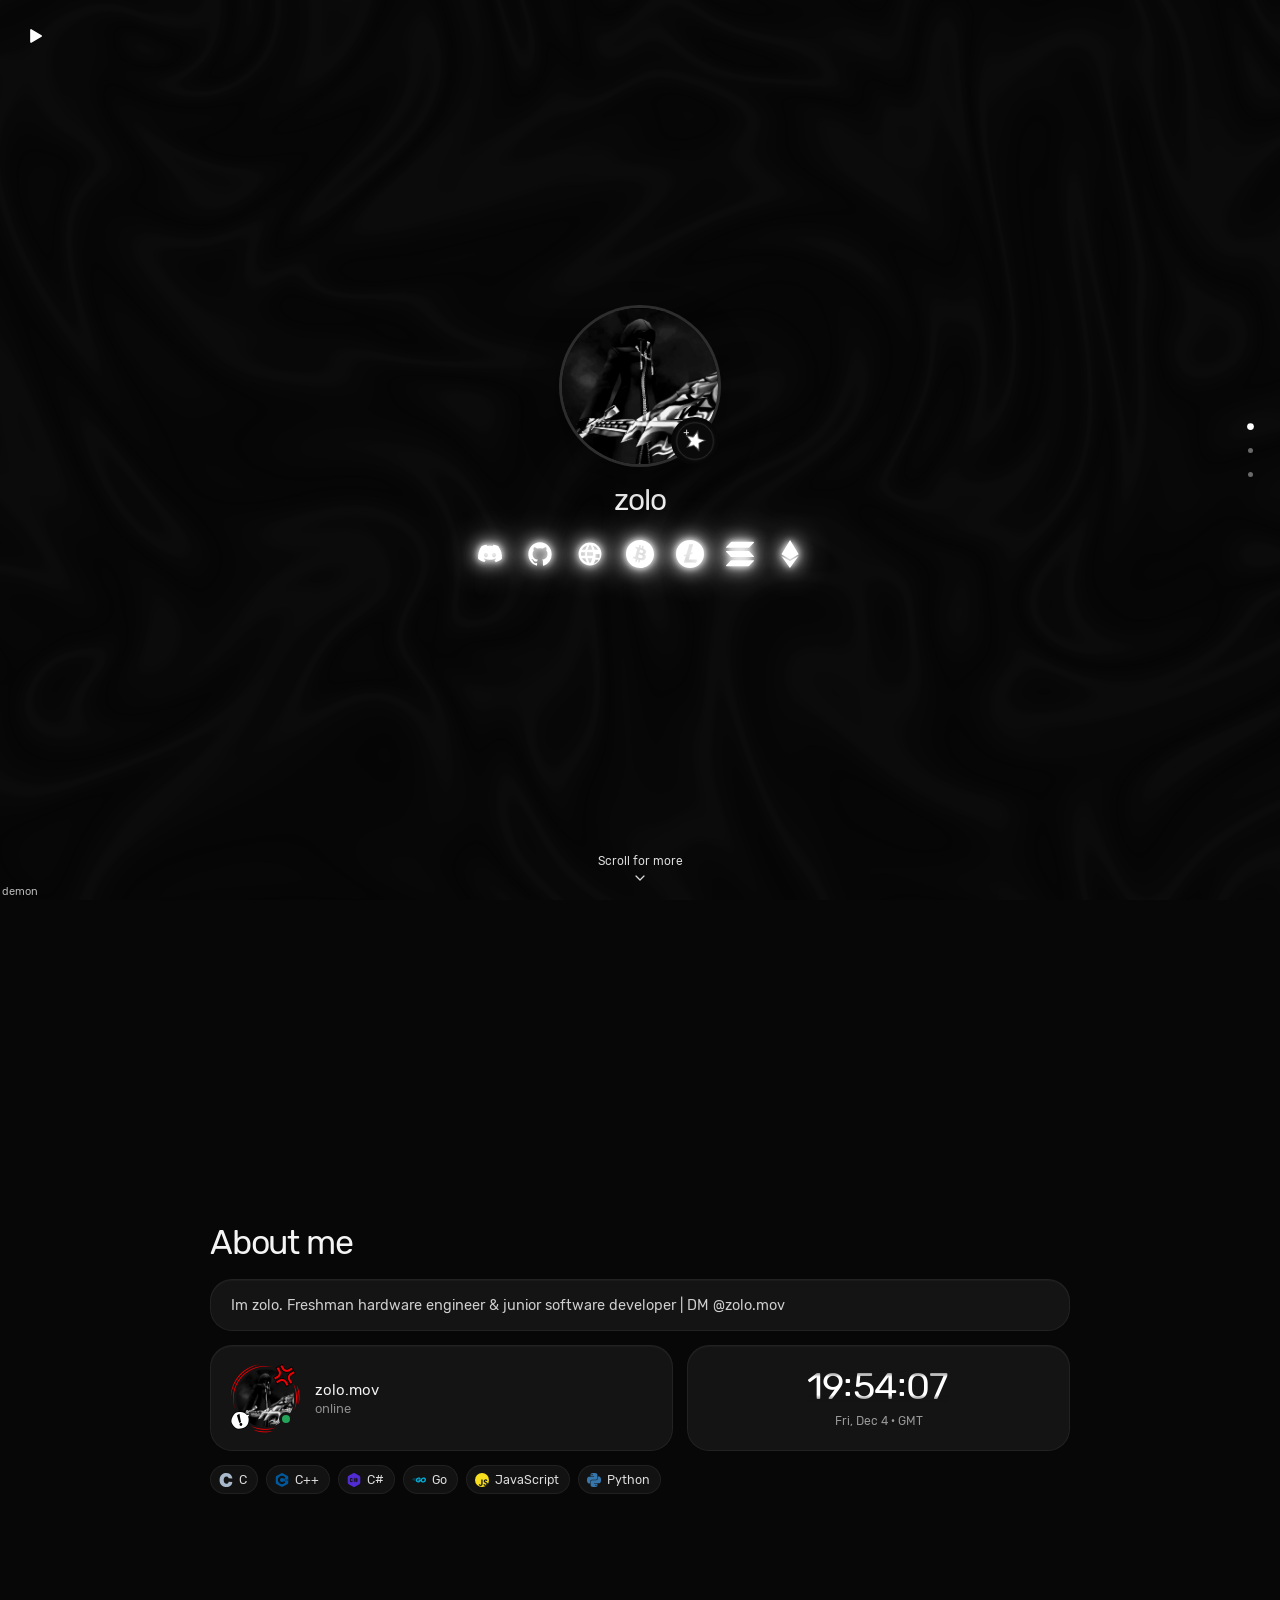
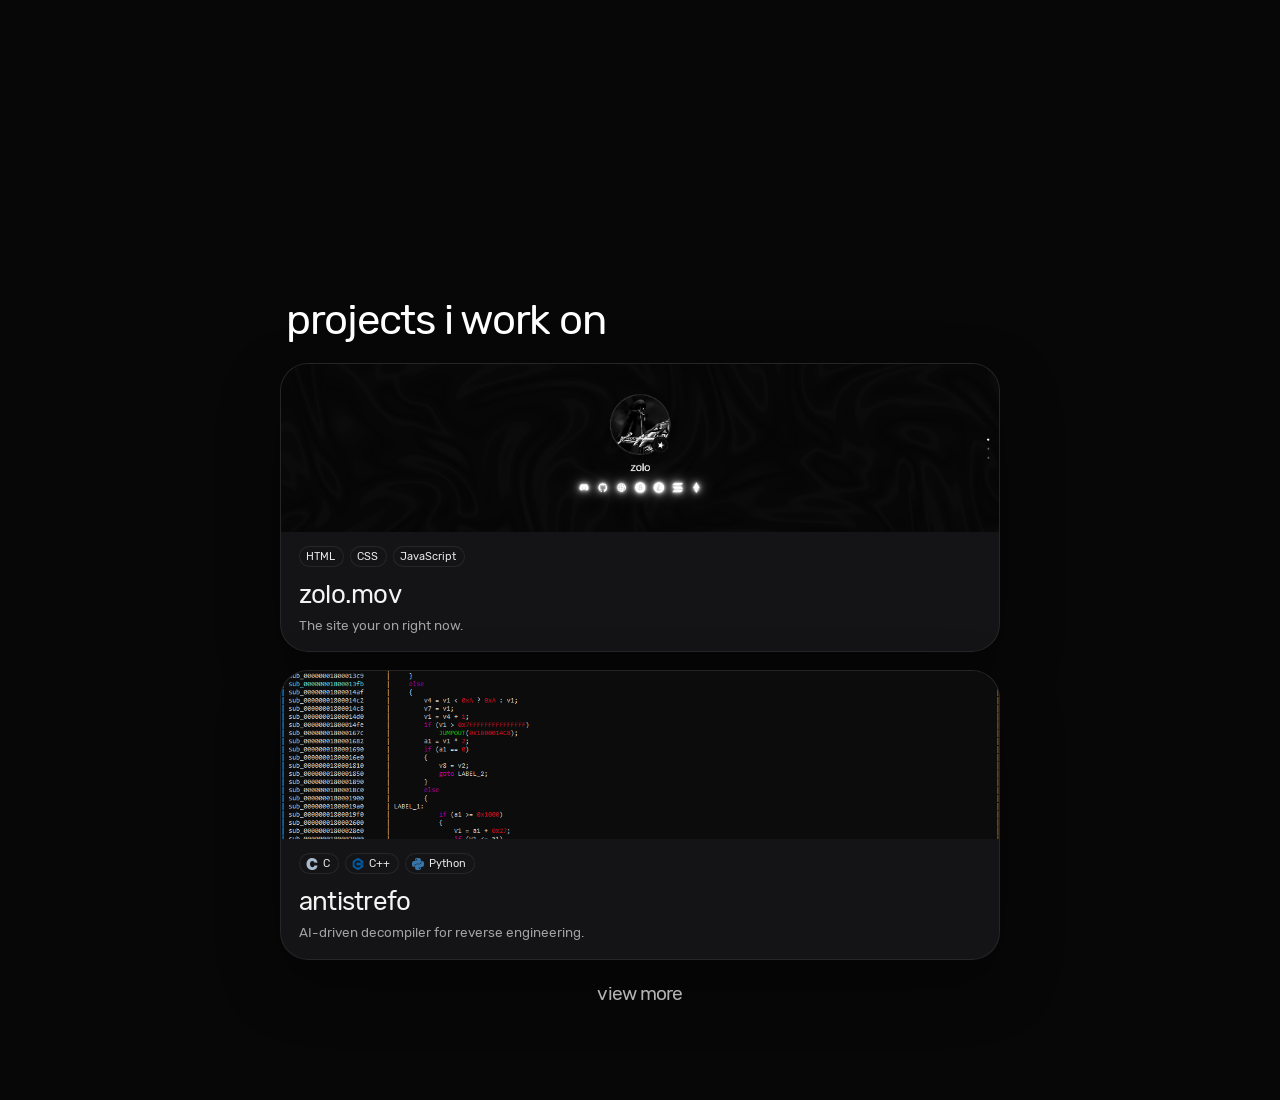
<file: index.html>
<!DOCTYPE html>
<html lang="en">
<head>
  <meta charset="UTF-8">
  <meta name="viewport" content="width=device-width, initial-scale=1.0">
  <title>zolo</title>
  <link rel="icon" href="assets/imgs/pfp.jpg">
  <link rel="stylesheet" href="css/styles.css?v=44">
</head>
<body>
  <audio id="player" autoplay preload="auto"></audio>
  <canvas class="damascus" id="damascus" aria-hidden="true"></canvas>
  <button class="sound" id="sound" type="button" aria-label="Play music" data-on="false">
    <svg class="icon-off" viewBox="0 0 24 24" aria-hidden="true">
      <path fill="currentColor" d="M6.5 3.8c-.6-.4-1.5.1-1.5.9v14.6c0 .8.9 1.3 1.5.9l12.2-7.3c.6-.4.6-1.4 0-1.8L6.5 3.8z"/>
    </svg>
    <svg class="icon-on" viewBox="0 0 24 24" aria-hidden="true">
      <rect x="4" y="3.2" width="5.6" height="17.6" rx="1.7" fill="currentColor"/>
      <rect x="14.4" y="3.2" width="5.6" height="17.6" rx="1.7" fill="currentColor"/>
    </svg>
  </button>

  <nav class="dots" aria-label="Sections">
    <a class="dot active" href="#home" data-dot="home" aria-label="Profile"><span></span></a>
    <a class="dot" href="#about" data-dot="about" aria-label="About"><span></span></a>
    <a class="dot" href="#projects" data-dot="projects" aria-label="Projects"><span></span></a>
  </nav>

  <footer class="hud">
    <p class="now-playing" id="nowPlaying"></p>
    <a class="scroll-hint" id="scrollHint" href="#about">
      <span>Scroll for more</span>
      <svg viewBox="0 0 24 24" aria-hidden="true"><path fill="none" stroke="currentColor" stroke-width="1.8" stroke-linecap="round" stroke-linejoin="round" d="M6 9l6 6 6-6"/></svg>
    </a>
  </footer>

  <main>
    <section id="home" class="screen hero">
      <div class="profile">
        <div class="avatar-wrap">
          <img class="avatar" src="assets/imgs/pfp.jpg" alt="zolo">
          <img class="sub-badge" src="assets/imgs/sub.gif" alt="">
        </div>
        <h1>zolo</h1>
        <div class="socials">
          <button type="button" class="copy" data-copy="zolo.mov" aria-label="Copy Discord username zolo.mov" title="zolo.mov">
            <svg viewBox="0 0 24 24"><path fill="currentColor" d="M19.27 5.33A17.1 17.1 0 0 0 15 4a.1.1 0 0 0-.1.05c-.18.33-.39.76-.53 1.09a16.1 16.1 0 0 0-4.74 0c-.14-.34-.35-.76-.54-1.09A.1.1 0 0 0 9 4c-1.5.26-2.93.71-4.27 1.33a.09.09 0 0 0-.04.03C2.2 9.05 1.5 12.68 1.85 16.26c0 .02.01.04.03.05 1.8 1.32 3.53 2.12 5.24 2.65a.1.1 0 0 0 .11-.04c.4-.55.76-1.13 1.07-1.74a.1.1 0 0 0-.05-.14 10.7 10.7 0 0 1-1.53-.73.1.1 0 0 1-.01-.17c.1-.08.2-.16.3-.24a.1.1 0 0 1 .1-.01c3.2 1.46 6.66 1.46 9.82 0a.1.1 0 0 1 .1.01c.1.09.2.17.3.25a.1.1 0 0 1 0 .17c-.49.28-1 .53-1.53.73a.1.1 0 0 0-.05.14c.32.61.68 1.19 1.07 1.74a.1.1 0 0 0 .11.04c1.72-.53 3.45-1.33 5.25-2.65a.1.1 0 0 0 .03-.05c.44-4.15-.73-7.75-3.1-10.93a.08.08 0 0 0-.04-.03zM8.52 14.91c-.96 0-1.75-.88-1.75-1.96s.77-1.97 1.75-1.97 1.76.89 1.75 1.97c.01 1.08-.78 1.96-1.75 1.96zm6.96 0c-.96 0-1.75-.88-1.75-1.96s.78-1.97 1.75-1.97 1.76.89 1.75 1.97c0 1.08-.78 1.96-1.75 1.96z"/></svg>
            <span class="copy-tip">Copied</span>
          </button>
          <a href="https://github.com/zolowhos" aria-label="GitHub" target="_blank" rel="noreferrer">
            <svg viewBox="0 0 24 24"><path fill="currentColor" d="M12 2C6.48 2 2 6.58 2 12.26c0 4.52 2.87 8.35 6.84 9.7.5.1.68-.22.68-.49 0-.24-.01-.87-.01-1.71-2.78.62-3.37-1.37-3.37-1.37-.45-1.18-1.11-1.5-1.11-1.5-.91-.64.07-.63.07-.63 1 .07 1.53 1.06 1.53 1.06.9 1.57 2.36 1.12 2.94.86.09-.67.35-1.12.63-1.38-2.22-.26-4.55-1.14-4.55-5.07 0-1.12.39-2.03 1.03-2.75-.1-.26-.45-1.3.1-2.71 0 0 .84-.27 2.75 1.05a9.3 9.3 0 0 1 5 0c1.91-1.32 2.75-1.05 2.75-1.05.55 1.41.2 2.45.1 2.71.64.72 1.03 1.63 1.03 2.75 0 3.94-2.34 4.8-4.57 5.06.36.32.68.94.68 1.9 0 1.38-.01 2.49-.01 2.83 0 .27.18.6.69.49A10.04 10.04 0 0 0 22 12.26C22 6.58 17.52 2 12 2z"/></svg>
          </a>
          <a href="https://zolo.mov" aria-label="Website" target="_blank" rel="noreferrer">
            <svg viewBox="0 0 24 24"><path fill="currentColor" d="M12 2.2A9.8 9.8 0 1 0 21.8 12 9.8 9.8 0 0 0 12 2.2zm6.9 6.2h-3a15.6 15.6 0 0 0-1.4-3.6 8 8 0 0 1 4.4 3.6zM12 4.1c.7.9 1.5 2.3 2 4.3H10c.5-2 1.3-3.4 2-4.3zM4.6 13.6a8 8 0 0 1 0-3.2h3.3a17 17 0 0 0 0 3.2H4.6zm.5 2h3a15.6 15.6 0 0 0 1.4 3.6 8 8 0 0 1-4.4-3.6zm3-7.2h-3a8 8 0 0 1 4.4-3.6A15.6 15.6 0 0 0 8.1 8.4zM12 19.9c-.7-.9-1.5-2.3-2-4.3h4c-.5 2-1.3 3.4-2 4.3zm2.5-6.3h-5a15.2 15.2 0 0 1 0-3.2h5a15.2 15.2 0 0 1 0 3.2zm.6 6.9a15.6 15.6 0 0 0 1.4-3.6h3a8 8 0 0 1-4.4 3.6zm1.6-5.3a17 17 0 0 0 0-3.2h3.3a8 8 0 0 1 0 3.2h-3.3z"/></svg>
          </a>
          <button type="button" class="copy" data-copy="bc1qspw0eptlhnn38kek2mszmgelwhw50hv4hutq8l" aria-label="Copy Bitcoin address">
            <svg viewBox="0 0 24 24" aria-hidden="true"><path fill="currentColor" d="M23.638 14.904c-1.602 6.43-8.113 10.34-14.542 8.736C2.67 22.05-1.244 15.525.362 9.105 1.962 2.67 8.475-1.243 14.9.358c6.43 1.605 10.342 8.115 8.738 14.548v-.002zm-6.35-4.613c.24-1.59-.974-2.45-2.64-3.03l.54-2.153-1.315-.33-.525 2.107c-.345-.087-.705-.167-1.064-.25l.526-2.127-1.32-.33-.54 2.165c-.285-.067-.565-.132-.84-.2l-1.815-.45-.35 1.407s.975.225.955.236c.535.136.63.486.615.766l-1.477 5.92c-.075.166-.24.406-.614.314.015.02-.96-.24-.96-.24l-.66 1.51 1.71.426.93.242-.54 2.19 1.32.327.54-2.17c.36.1.705.19 1.05.273l-.51 2.154 1.32.33.545-2.19c2.24.427 3.93.257 4.64-1.774.57-1.637-.03-2.58-1.217-3.196.854-.193 1.5-.76 1.68-1.93h.01zm-3.01 4.22c-.404 1.64-3.157.75-4.05.53l.72-2.9c.896.23 3.757.67 3.33 2.37zm.41-4.24c-.37 1.49-2.662.735-3.405.55l.654-2.64c.744.18 3.137.524 2.75 2.084v.006z"/></svg>
            <span class="copy-tip">Copied</span>
          </button>
          <button type="button" class="copy" data-copy="ltc1q3qttwggzxjece8pym5rm2lf29m4anrcwjlgh6k" aria-label="Copy Litecoin address">
            <svg viewBox="0 0 24 24" aria-hidden="true"><path fill="currentColor" d="M12 0a12 12 0 1012 12A12 12 0 0012 0zm-.2617 3.6777h2.584a.3425.3425 0 01.33.4356l-2.0312 6.918 1.9062-.582-.4082 1.3847-1.9238.5605-1.248 4.213h6.6757a.3425.3425 0 01.3282.4374l-.582 2a.4586.4586 0 01-.4395.3301H6.7324l1.7227-5.8223-1.9063.5801.42-1.3613 1.9101-.58 2.4219-8.1798a.4557.4557 0 01.4375-.334Z"/></svg>
            <span class="copy-tip">Copied</span>
          </button>
          <button type="button" class="copy" data-copy="CmqhE9kLx19ex45eQ65FGZpFvhZvtqQHb1qP83gE4Kr4" aria-label="Copy Solana address">
            <svg viewBox="0 0 24 24" aria-hidden="true"><path fill="currentColor" d="m23.8764 18.0313-3.962 4.1393a.9201.9201 0 0 1-.306.2106.9407.9407 0 0 1-.367.0742H.4599a.4689.4689 0 0 1-.2522-.0733.4513.4513 0 0 1-.1696-.1962.4375.4375 0 0 1-.0314-.2545.4438.4438 0 0 1 .117-.2298l3.9649-4.1393a.92.92 0 0 1 .3052-.2102.9407.9407 0 0 1 .3658-.0746H23.54a.4692.4692 0 0 1 .2523.0734.4531.4531 0 0 1 .1697.196.438.438 0 0 1 .0313.2547.4442.4442 0 0 1-.1169.2297zm-3.962-8.3355a.9202.9202 0 0 0-.306-.2106.941.941 0 0 0-.367-.0742H.4599a.4687.4687 0 0 0-.2522.0734.4513.4513 0 0 0-.1696.1961.4376.4376 0 0 0-.0314.2546.444.444 0 0 0 .117.2297l3.9649 4.1394a.9204.9204 0 0 0 .3052.2102c.1154.049.24.0744.3658.0746H23.54a.469.469 0 0 0 .2523-.0734.453.453 0 0 0 .1697-.1961.4382.4382 0 0 0 .0313-.2546.4444.4444 0 0 0-.1169-.2297zM.46 6.7225h18.7815a.9411.9411 0 0 0 .367-.0742.9202.9202 0 0 0 .306-.2106l3.962-4.1394a.4442.4442 0 0 0 .117-.2297.4378.4378 0 0 0-.0314-.2546.453.453 0 0 0-.1697-.196.469.469 0 0 0-.2523-.0734H4.7596a.941.941 0 0 0-.3658.0745.9203.9203 0 0 0-.3052.2102L.1246 5.9687a.4438.4438 0 0 0-.1169.2295.4375.4375 0 0 0 .0312.2544.4512.4512 0 0 0 .1692.196.4689.4689 0 0 0 .2518.0739z"/></svg>
            <span class="copy-tip">Copied</span>
          </button>
          <button type="button" class="copy" data-copy="0xE5Cb46B91b22B0a885469085909Ea27c619B6ee1" aria-label="Copy Ethereum address">
            <svg viewBox="0 0 24 24" aria-hidden="true"><path fill="currentColor" d="M11.944 17.97 4.58 13.62 11.943 24l7.37-10.38-7.372 4.35h.003zM12.056 0 4.69 12.223l7.365 4.354 7.365-4.35L12.056 0z"/></svg>
            <span class="copy-tip">Copied</span>
          </button>
        </div>
      </div>
    </section>

    <section id="about" class="screen about">
      <div class="about-inner">
        <h2>About me</h2>
        <div class="card bio">Im zolo. Freshman hardware engineer & junior software developer | DM @zolo.mov</div>
        <div class="about-grid">
          <article class="card presence">
            <div class="discord-avatar">
              <img class="discord-pfp" id="discordPfp" src="assets/imgs/discord-pfp.png" alt="zolo">
              <img class="discord-outline" src="assets/imgs/discord-outline.png" alt="">
              <span class="status"></span>
            </div>
            <div>
              <div class="presence-name">zolo.mov</div>
              <div class="presence-sub">online</div>
            </div>
          </article>
          <article class="card clock-card">
            <div class="wall-clock" id="wallClock" aria-label="Local time">
              <div class="hours">
                <div class="digit"><div class="number">0</div></div>
                <div class="digit"><div class="number">0</div></div>
              </div>
              <div class="tick">:</div>
              <div class="minutes">
                <div class="digit"><div class="number">0</div></div>
                <div class="digit"><div class="number">0</div></div>
              </div>
              <div class="tick">:</div>
              <div class="seconds">
                <div class="digit"><div class="number">0</div></div>
                <div class="digit"><div class="number">0</div></div>
              </div>
            </div>
            <div class="when" id="when">Local time</div>
          </article>
        </div>
        <div class="skills">
          <span class="skill">
            <svg viewBox="0 0 24 24" aria-hidden="true"><path fill="#A8B9CC" d="M16.5921 9.1962s-.354-3.298-3.627-3.39c-3.2741-.09-4.9552 2.474-4.9552 6.14 0 3.6651 1.858 6.5972 5.0451 6.5972 3.184 0 3.5381-3.665 3.5381-3.665l6.1041.365s.36 3.31-2.196 5.836c-2.552 2.5241-5.6901 2.9371-7.8762 2.9201-2.19-.017-5.2261.034-8.1602-2.97-2.938-3.0101-3.436-5.9302-3.436-8.8002 0-2.8701.556-6.6702 4.047-9.5502C7.444.72 9.849 0 12.254 0c10.0422 0 10.7172 9.2602 10.7172 9.2602z"/></svg>
            C
          </span>
          <span class="skill">
            <svg viewBox="0 0 24 24" aria-hidden="true"><path fill="#00599C" d="M22.394 6c-.167-.29-.398-.543-.652-.69L12.926.22c-.509-.294-1.34-.294-1.848 0L2.26 5.31c-.508.293-.923 1.013-.923 1.6v10.18c0 .294.104.62.271.91.167.29.398.543.652.69l8.816 5.09c.508.293 1.34.293 1.848 0l8.816-5.09c.254-.147.485-.4.652-.69.167-.29.27-.616.27-.91V6.91c.003-.294-.1-.62-.268-.91zM12 19.11c-3.92 0-7.109-3.19-7.109-7.11 0-3.92 3.19-7.11 7.11-7.11a7.133 7.133 0 016.156 3.553l-3.076 1.78a3.567 3.567 0 00-3.08-1.78A3.56 3.56 0 008.444 12 3.56 3.56 0 0012 15.555a3.57 3.57 0 003.08-1.778l3.078 1.78A7.135 7.135 0 0112 19.11zm7.11-6.715h-.79v.79h-.79v-.79h-.79v-.79h.79v-.79h.79v.79h.79zm2.962 0h-.79v.79h-.79v-.79h-.79v-.79h.79v-.79h.79v.79h.79z"/></svg>
            C++
          </span>
          <span class="skill">
            <svg viewBox="0 0 24 24" aria-hidden="true"><path fill="#512BD4" d="M1.194 7.543v8.913c0 1.103.588 2.122 1.544 2.674l7.718 4.456a3.086 3.086 0 0 0 3.088 0l7.718-4.456a3.087 3.087 0 0 0 1.544-2.674V7.543a3.084 3.084 0 0 0-1.544-2.673L13.544.414a3.086 3.086 0 0 0-3.088 0L2.738 4.87a3.085 3.085 0 0 0-1.544 2.673Zm5.403 2.914v3.087a.77.77 0 0 0 .772.772.773.773 0 0 0 .772-.772.773.773 0 0 1 1.317-.546.775.775 0 0 1 .226.546 2.314 2.314 0 1 1-4.631 0v-3.087c0-.615.244-1.203.679-1.637a2.312 2.312 0 0 1 3.274 0c.434.434.678 1.023.678 1.637a.769.769 0 0 1-.226.545.767.767 0 0 1-1.091 0 .77.77 0 0 1-.226-.545.77.77 0 0 0-.772-.772.771.771 0 0 0-.772.772Zm12.35 3.087a.77.77 0 0 1-.772.772h-.772v.772a.773.773 0 0 1-1.544 0v-.772h-1.544v.772a.773.773 0 0 1-1.317.546.775.775 0 0 1-.226-.546v-.772H12a.771.771 0 1 1 0-1.544h.772v-1.543H12a.77.77 0 1 1 0-1.544h.772v-.772a.773.773 0 0 1 1.317-.546.775.775 0 0 1 .226.546v.772h1.544v-.772a.773.773 0 0 1 1.544 0v.772h.772a.772.772 0 0 1 0 1.544h-.772v1.543h.772a.776.776 0 0 1 .772.772Zm-3.088-2.315h-1.544v1.543h1.544v-1.543Z"/></svg>
            C#
          </span>
          <span class="skill">
            <svg viewBox="0 0 24 24" aria-hidden="true"><path fill="#00ADD8" d="M1.811 10.231c-.047 0-.058-.023-.035-.059l.246-.315c.023-.035.081-.058.128-.058h4.172c.046 0 .058.035.035.07l-.199.303c-.023.036-.082.07-.117.07zM.047 11.306c-.047 0-.059-.023-.035-.058l.245-.316c.023-.035.082-.058.129-.058h5.328c.047 0 .07.035.058.07l-.093.28c-.012.047-.058.07-.105.07zm2.828 1.075c-.047 0-.059-.035-.035-.07l.163-.292c.023-.035.07-.07.117-.07h2.337c.047 0 .07.035.07.082l-.023.28c0 .047-.047.082-.082.082zm12.129-2.36c-.736.187-1.239.327-1.963.514-.176.046-.187.058-.34-.117-.174-.199-.303-.327-.548-.444-.737-.362-1.45-.257-2.115.175-.795.514-1.204 1.274-1.192 2.22.011.935.654 1.706 1.577 1.835.795.105 1.46-.175 1.987-.77.105-.13.198-.27.315-.434H10.47c-.245 0-.304-.152-.222-.35.152-.362.432-.97.596-1.274a.315.315 0 01.292-.187h4.253c-.023.316-.023.631-.07.947a4.983 4.983 0 01-.958 2.29c-.841 1.11-1.94 1.8-3.33 1.986-1.145.152-2.209-.07-3.143-.77-.865-.655-1.356-1.52-1.484-2.595-.152-1.274.222-2.419.993-3.424.83-1.086 1.928-1.776 3.272-2.02 1.098-.2 2.15-.07 3.096.571.62.41 1.063.97 1.356 1.648.07.105.023.164-.117.2m3.868 6.461c-1.064-.024-2.034-.328-2.852-1.029a3.665 3.665 0 01-1.262-2.255c-.21-1.32.152-2.489.947-3.529.853-1.122 1.881-1.706 3.272-1.95 1.192-.21 2.314-.095 3.33.595.923.63 1.496 1.484 1.648 2.605.198 1.578-.257 2.863-1.344 3.962-.771.783-1.718 1.273-2.805 1.495-.315.06-.63.07-.934.106zm2.78-4.72c-.011-.153-.011-.27-.034-.387-.21-1.157-1.274-1.81-2.384-1.554-1.087.245-1.788.935-2.045 2.033-.21.912.234 1.835 1.075 2.21.643.28 1.285.244 1.905-.07.923-.48 1.425-1.228 1.484-2.233z"/></svg>
            Go
          </span>
          <span class="skill">
            <span class="js-badge"><svg viewBox="0 0 24 24" aria-hidden="true"><path fill="#F7DF1E" d="M0 0h24v24H0V0zm22.034 18.276c-.175-1.095-.888-2.015-3.003-2.873-.736-.345-1.554-.585-1.797-1.14-.091-.33-.105-.51-.046-.705.15-.646.915-.84 1.515-.66.39.12.75.42.976.9 1.034-.676 1.034-.676 1.755-1.125-.27-.42-.404-.601-.586-.78-.63-.705-1.469-1.065-2.834-1.034l-.705.089c-.676.165-1.32.525-1.71 1.005-1.14 1.291-.811 3.541.569 4.471 1.365 1.02 3.361 1.244 3.616 2.205.24 1.17-.87 1.545-1.966 1.41-.811-.18-1.26-.586-1.755-1.336l-1.83 1.051c.21.48.45.689.81 1.109 1.74 1.756 6.09 1.666 6.871-1.004.029-.09.24-.705.074-1.65l.046.067zm-8.983-7.245h-2.248c0 1.938-.009 3.864-.009 5.805 0 1.232.063 2.363-.138 2.711-.33.689-1.18.601-1.566.48-.396-.196-.597-.466-.83-.855-.063-.105-.11-.196-.127-.196l-1.825 1.125c.305.63.75 1.172 1.324 1.517.855.51 2.004.675 3.207.405.783-.226 1.458-.691 1.811-1.411.51-.93.402-2.07.397-3.346.012-2.054 0-4.109 0-6.179l.004-.056z"/></svg></span>
            JavaScript
          </span>
          <span class="skill">
            <svg viewBox="0 0 24 24" aria-hidden="true"><path fill="#3776AB" fill-rule="evenodd" d="M14.25.18l.9.2.73.26.59.3.45.32.34.34.25.34.16.33.1.3.04.26.02.2-.01.13V8.5l-.05.63-.13.55-.21.46-.26.38-.3.31-.33.25-.35.19-.35.14-.33.1-.3.07-.26.04-.21.02H8.77l-.69.05-.59.14-.5.22-.41.27-.33.32-.27.35-.2.36-.15.37-.1.35-.07.32-.04.27-.02.21v3.06H3.17l-.21-.03-.28-.07-.32-.12-.35-.18-.36-.26-.36-.36-.35-.46-.32-.59-.28-.73-.21-.88-.14-1.05-.05-1.23.06-1.22.16-1.04.24-.87.32-.71.36-.57.4-.44.42-.33.42-.24.4-.16.36-.1.32-.05.24-.01h.16l.06.01h8.16v-.83H6.18l-.01-2.75-.02-.37.05-.34.11-.31.17-.28.25-.26.31-.23.38-.2.44-.18.51-.15.58-.12.64-.1.71-.06.77-.04.84-.02 1.27.05zm-6.3 1.98l-.23.33-.08.41.08.41.23.34.33.22.41.09.41-.09.33-.22.23-.34.08-.41-.08-.41-.23-.33-.33-.22-.41-.09-.41.09zm13.09 3.95l.28.06.32.12.35.18.36.27.36.35.35.47.32.59.28.73.21.88.14 1.04.05 1.23-.06 1.23-.16 1.04-.24.86-.32.71-.36.57-.4.45-.42.33-.42.24-.4.16-.36.09-.32.05-.24.02-.16-.01h-8.22v.82h5.84l.01 2.76.02.36-.05.34-.11.31-.17.29-.25.25-.31.24-.38.2-.44.17-.51.15-.58.13-.64.09-.71.07-.77.04-.84.01-1.27-.04-1.07-.14-.9-.2-.73-.25-.59-.3-.45-.33-.34-.34-.25-.34-.16-.33-.1-.3-.04-.25-.02-.2.01-.13v-5.34l.05-.64.13-.54.21-.46.26-.38.3-.32.33-.24.35-.2.35-.14.33-.1.3-.06.26-.04.21-.02.13-.01h5.84l.69-.05.59-.14.5-.21.41-.28.33-.32.27-.35.2-.36.15-.36.1-.35.07-.32.04-.28.02-.21V6.07h2.09l.14.01zm-6.47 14.25l-.23.33-.08.41.08.41.23.33.33.23.41.08.41-.08.33-.23.23-.33.08-.41-.08-.41-.23-.33-.33-.23-.41-.08-.41.08z"/></svg>
            Python
          </span>
        </div>
      </div>
    </section>

    <section id="projects" class="screen projects">
      <div class="projects-inner">
        <h2>projects i work on</h2>
        <article class="project">
          <button class="project-toggle" type="button" aria-expanded="false">
            <img class="project-photo" src="assets/imgs/zolobanner.png" alt="">
            <span class="project-summary">
              <span class="chips">
                <span class="chip">HTML</span>
                <span class="chip">CSS</span>
                <span class="chip">JavaScript</span>
              </span>
              <span class="project-copy">
                <span class="project-title">zolo.mov</span>
                <span class="project-line">The site your on right now.</span>
              </span>
            </span>
          </button>
          <div class="project-details">
            <div class="project-details-inner">
              <p>My biolink page, build with html js and css</p>
              <div class="project-links">
                <a href="https://zolo.mov" target="_blank" rel="noreferrer">Live site</a>
                <a href="https://github.com/zolowhos/zolo" target="_blank" rel="noreferrer">Source</a>
              </div>
            </div>
          </div>
        </article>
        <article class="project">
          <button class="project-toggle" type="button" aria-expanded="false">
            <img class="project-photo" src="assets/imgs/antibanner.png" alt="">
            <span class="project-summary">
              <span class="chips">
                <span class="chip">
                  <svg viewBox="0 0 24 24" aria-hidden="true"><path fill="#A8B9CC" d="M16.5921 9.1962s-.354-3.298-3.627-3.39c-3.2741-.09-4.9552 2.474-4.9552 6.14 0 3.6651 1.858 6.5972 5.0451 6.5972 3.184 0 3.5381-3.665 3.5381-3.665l6.1041.365s.36 3.31-2.196 5.836c-2.552 2.5241-5.6901 2.9371-7.8762 2.9201-2.19-.017-5.2261.034-8.1602-2.97-2.938-3.0101-3.436-5.9302-3.436-8.8002 0-2.8701.556-6.6702 4.047-9.5502C7.444.72 9.849 0 12.254 0c10.0422 0 10.7172 9.2602 10.7172 9.2602z"/></svg>
                  C
                </span>
                <span class="chip">
                  <svg viewBox="0 0 24 24" aria-hidden="true"><path fill="#00599C" d="M22.394 6c-.167-.29-.398-.543-.652-.69L12.926.22c-.509-.294-1.34-.294-1.848 0L2.26 5.31c-.508.293-.923 1.013-.923 1.6v10.18c0 .294.104.62.271.91.167.29.398.543.652.69l8.816 5.09c.508.293 1.34.293 1.848 0l8.816-5.09c.254-.147.485-.4.652-.69.167-.29.27-.616.27-.91V6.91c.003-.294-.1-.62-.268-.91zM12 19.11c-3.92 0-7.109-3.19-7.109-7.11 0-3.92 3.19-7.11 7.11-7.11a7.133 7.133 0 016.156 3.553l-3.076 1.78a3.567 3.567 0 00-3.08-1.78A3.56 3.56 0 008.444 12 3.56 3.56 0 0012 15.555a3.57 3.57 0 003.08-1.778l3.078 1.78A7.135 7.135 0 0112 19.11zm7.11-6.715h-.79v.79h-.79v-.79h-.79v-.79h.79v-.79h.79v.79h.79zm2.962 0h-.79v.79h-.79v-.79h-.79v-.79h.79v-.79h.79v.79h.79z"/></svg>
                  C++
                </span>
                <span class="chip">
                  <svg viewBox="0 0 24 24" aria-hidden="true"><path fill="#3776AB" fill-rule="evenodd" d="M14.25.18l.9.2.73.26.59.3.45.32.34.34.25.34.16.33.1.3.04.26.02.2-.01.13V8.5l-.05.63-.13.55-.21.46-.26.38-.3.31-.33.25-.35.19-.35.14-.33.1-.3.07-.26.04-.21.02H8.77l-.69.05-.59.14-.5.22-.41.27-.33.32-.27.35-.2.36-.15.37-.1.35-.07.32-.04.27-.02.21v3.06H3.17l-.21-.03-.28-.07-.32-.12-.35-.18-.36-.26-.36-.36-.35-.46-.32-.59-.28-.73-.21-.88-.14-1.05-.05-1.23.06-1.22.16-1.04.24-.87.32-.71.36-.57.4-.44.42-.33.42-.24.4-.16.36-.1.32-.05.24-.01h.16l.06.01h8.16v-.83H6.18l-.01-2.75-.02-.37.05-.34.11-.31.17-.28.25-.26.31-.23.38-.2.44-.18.51-.15.58-.12.64-.1.71-.06.77-.04.84-.02 1.27.05zm-6.3 1.98l-.23.33-.08.41.08.41.23.34.33.22.41.09.41-.09.33-.22.23-.34.08-.41-.08-.41-.23-.33-.33-.22-.41-.09-.41.09zm13.09 3.95l.28.06.32.12.35.18.36.27.36.35.35.47.32.59.28.73.21.88.14 1.04.05 1.23-.06 1.23-.16 1.04-.24.86-.32.71-.36.57-.4.45-.42.33-.42.24-.4.16-.36.09-.32.05-.24.02-.16-.01h-8.22v.82h5.84l.01 2.76.02.36-.05.34-.11.31-.17.29-.25.25-.31.24-.38.2-.44.17-.51.15-.58.13-.64.09-.71.07-.77.04-.84.01-1.27-.04-1.07-.14-.9-.2-.73-.25-.59-.3-.45-.33-.34-.34-.25-.34-.16-.33-.1-.3-.04-.25-.02-.2.01-.13v-5.34l.05-.64.13-.54.21-.46.26-.38.3-.32.33-.24.35-.2.35-.14.33-.1.3-.06.26-.04.21-.02.13-.01h5.84l.69-.05.59-.14.5-.21.41-.28.33-.32.27-.35.2-.36.15-.36.1-.35.07-.32.04-.28.02-.21V6.07h2.09l.14.01zm-6.47 14.25l-.23.33-.08.41.08.41.23.33.33.23.41.08.41-.08.33-.23.23-.33.08-.41-.08-.41-.23-.33-.33-.23-.41-.08-.41.08z"/></svg>
                  Python
                </span>
              </span>
              <span class="project-copy">
                <span class="project-title">antistrefo</span>
                <span class="project-line">AI-driven decompiler for reverse engineering.</span>
              </span>
            </span>
          </button>
          <div class="project-details">
            <div class="project-details-inner">
              <p>A static analyzer and decompiler for applications, libraries, or whatever you point it at. Built in C and C++, with Python alongside.</p>
              <div class="project-links">
                <a href="https://github.com/zolowhos/antistrefo" target="_blank" rel="noreferrer">Source</a>
              </div>
            </div>
          </div>
        </article>
        <a class="project-more" href="/projects">
          <span class="project-more-text">view more</span>
        </a>
      </div>
    </section>
  </main>

  <script src="js/app.js?v=33"></script>
</body>
</html>
</file>
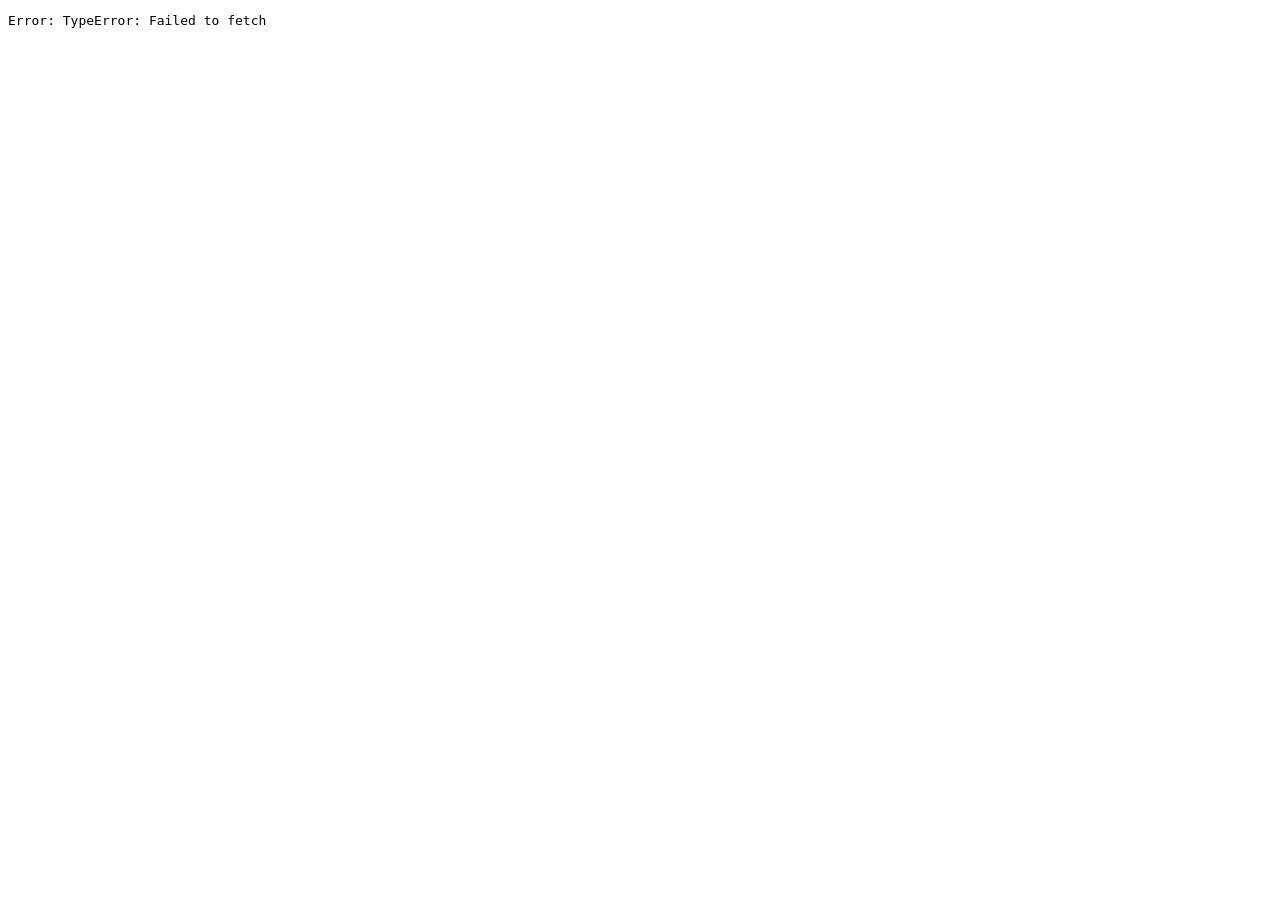
<file: offsets/index.html>
<!DOCTYPE html>
<html>
<head>
  <meta name="color-scheme" content="light dark">
</head>
<body>
<pre id="out"></pre>
<script>
const PASTE = "https://pastebin.com/raw/ebPyxZiT";

fetch("https://proxy.cors.dev/" + PASTE)
  .then(r => r.text())
  .then(t => document.getElementById("out").textContent = t)
  .catch(e => document.getElementById("out").textContent = "Error: " + e);
</script>
</body>
</html>
</file>
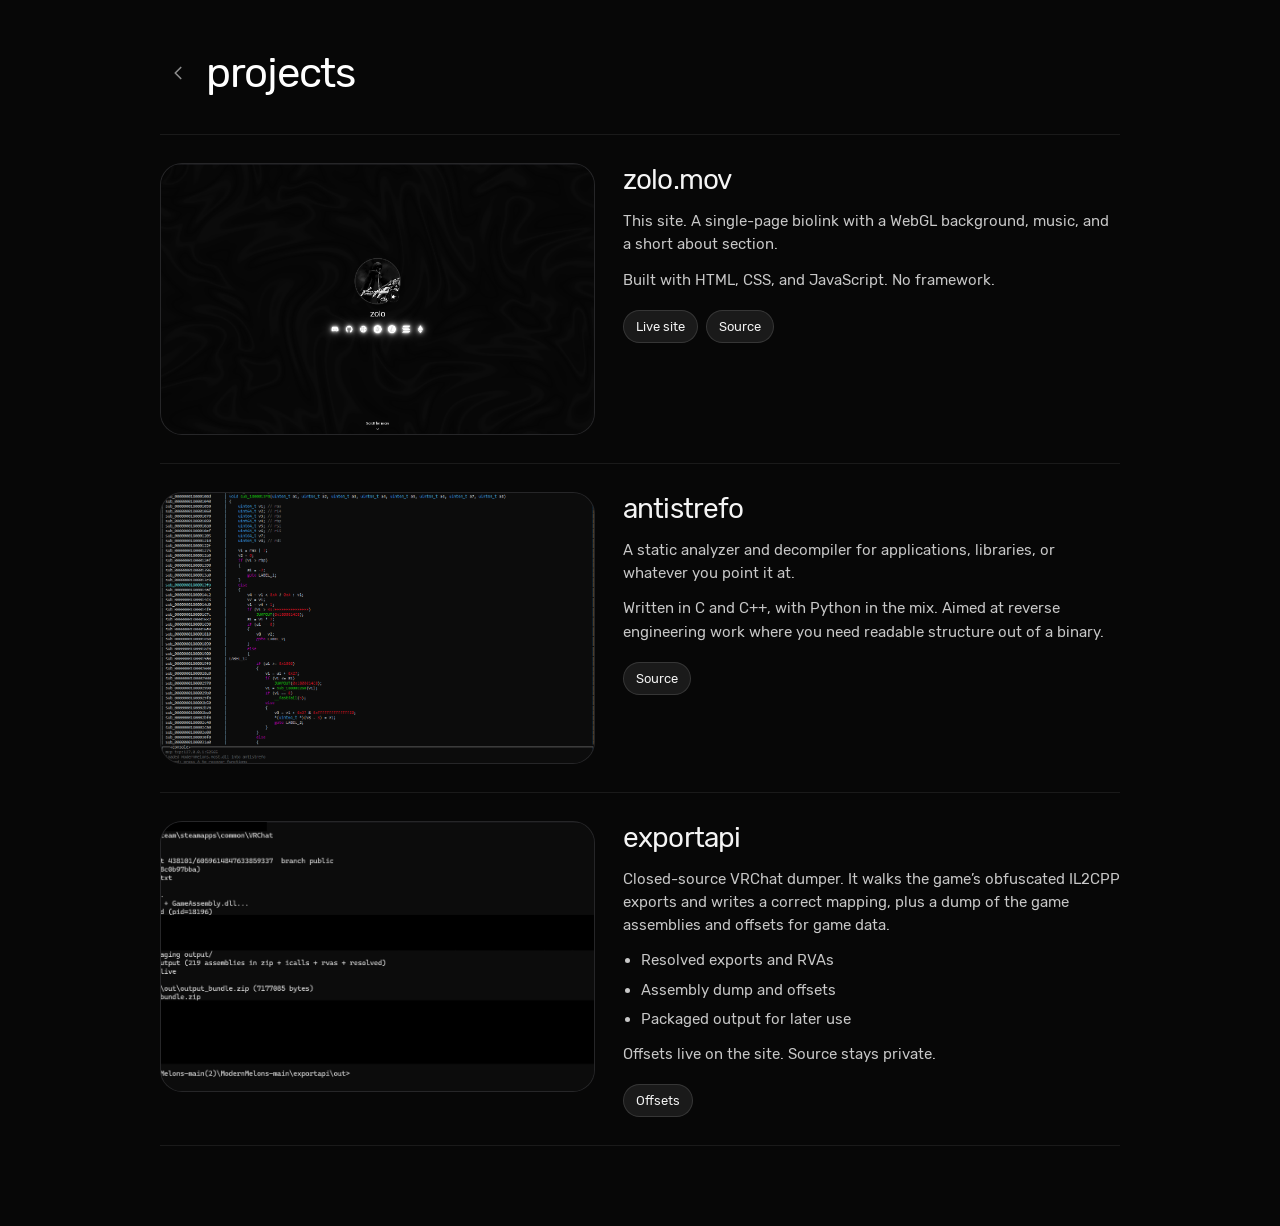
<file: projects/index.html>
<!DOCTYPE html>
<html lang="en" class="projects-page">
<head>
  <meta charset="UTF-8">
  <meta name="viewport" content="width=device-width, initial-scale=1.0">
  <title>projects — zolo</title>
  <link rel="icon" href="../assets/imgs/pfp.jpg">
  <link rel="stylesheet" href="../css/styles.css?v=44">
</head>
<body>
  <main>
    <section class="blog" id="blog-list">
      <div class="blog-inner">
        <div class="blog-top">
          <a class="blog-back" href="/" aria-label="Back">
            <svg viewBox="0 0 24 24" aria-hidden="true"><path fill="none" stroke="currentColor" stroke-width="1.8" stroke-linecap="round" stroke-linejoin="round" d="M15 6l-6 6 6 6"/></svg>
          </a>
          <h1 class="blog-heading">projects</h1>
        </div>

        <article class="blog-post">
          <img class="blog-post-photo" src="../assets/imgs/zolobanner.png" alt="zolo.mov site preview">
          <div class="blog-post-body">
            <h2 class="blog-post-title"><a href="#1">zolo.mov</a></h2>
            <div class="blog-post-copy">
              <p>This site. A single-page biolink with a WebGL background, music, and a short about section.</p>
              <p>Built with HTML, CSS, and JavaScript. No framework.</p>
            </div>
            <div class="project-links blog-post-links">
              <a href="https://zolo.mov" target="_blank" rel="noreferrer">Live site</a>
              <a href="https://github.com/zolowhos/zolo" target="_blank" rel="noreferrer">Source</a>
            </div>
          </div>
        </article>

        <article class="blog-post">
          <img class="blog-post-photo" src="../assets/imgs/antibanner.png" alt="antistrefo code preview">
          <div class="blog-post-body">
            <h2 class="blog-post-title"><a href="#2">antistrefo</a></h2>
            <div class="blog-post-copy">
              <p>A static analyzer and decompiler for applications, libraries, or whatever you point it at.</p>
              <p>Written in C and C++, with Python in the mix. Aimed at reverse engineering work where you need readable structure out of a binary.</p>
            </div>
            <div class="project-links blog-post-links">
              <a href="https://github.com/zolowhos/antistrefo" target="_blank" rel="noreferrer">Source</a>
            </div>
          </div>
        </article>

        <article class="blog-post">
          <img class="blog-post-photo" src="../assets/imgs/dumper.png" alt="exportapi terminal dump">
          <div class="blog-post-body">
            <h2 class="blog-post-title"><a href="#3">exportapi</a></h2>
            <div class="blog-post-copy">
              <p>Closed-source VRChat dumper. It walks the game’s obfuscated IL2CPP exports and writes a correct mapping, plus a dump of the game assemblies and offsets for game data.</p>
              <ul>
                <li>Resolved exports and RVAs</li>
                <li>Assembly dump and offsets</li>
                <li>Packaged output for later use</li>
              </ul>
              <p>Offsets live on the site. Source stays private.</p>
            </div>
            <div class="project-links blog-post-links">
              <a href="https://zolo.mov/offsets" target="_blank" rel="noreferrer">Offsets</a>
            </div>
          </div>
        </article>
      </div>
    </section>

    <section class="post is-hidden" id="1" data-post="1">
      <div class="post-inner">
        <div class="post-media">
          <img class="post-photo" src="../assets/imgs/zolobanner.png" alt="zolo.mov site preview">
          <div class="project-links post-bar">
            <a href="https://zolo.mov" target="_blank" rel="noreferrer">Live site</a>
            <a href="https://github.com/zolowhos/zolo" target="_blank" rel="noreferrer">Source</a>
          </div>
        </div>
        <div class="post-body">
          <div class="post-heading-row">
            <a class="blog-back" href="/projects" aria-label="Back">
              <svg viewBox="0 0 24 24" aria-hidden="true"><path fill="none" stroke="currentColor" stroke-width="1.8" stroke-linecap="round" stroke-linejoin="round" d="M15 6l-6 6 6 6"/></svg>
            </a>
            <h1 class="post-title">zolo.mov</h1>
          </div>
          <div class="post-copy">
            <p>This site. A single-page biolink with a WebGL background, music, and a short about section.</p>
            <p>Built with HTML, CSS, and JavaScript. No framework.</p>
          </div>
        </div>
      </div>
    </section>

    <section class="post is-hidden" id="2" data-post="2">
      <div class="post-inner">
        <div class="post-media">
          <img class="post-photo" src="../assets/imgs/antibanner.png" alt="antistrefo code preview">
          <div class="project-links post-bar">
            <a href="https://github.com/zolowhos/antistrefo" target="_blank" rel="noreferrer">Source</a>
          </div>
        </div>
        <div class="post-body">
          <div class="post-heading-row">
            <a class="blog-back" href="/projects" aria-label="Back">
              <svg viewBox="0 0 24 24" aria-hidden="true"><path fill="none" stroke="currentColor" stroke-width="1.8" stroke-linecap="round" stroke-linejoin="round" d="M15 6l-6 6 6 6"/></svg>
            </a>
            <h1 class="post-title">antistrefo</h1>
          </div>
          <div class="post-copy">
            <p>A static analyzer and decompiler for applications, libraries, or whatever you point it at.</p>
            <p>Written in C and C++, with Python in the mix. Aimed at reverse engineering work where you need readable structure out of a binary.</p>
          </div>
        </div>
      </div>
    </section>

    <section class="post is-hidden" id="3" data-post="3">
      <div class="post-inner">
        <div class="post-media">
          <img class="post-photo" src="../assets/imgs/dumper.png" alt="exportapi terminal dump">
          <div class="project-links post-bar">
            <a href="https://zolo.mov/offsets" target="_blank" rel="noreferrer">Offsets</a>
          </div>
        </div>
        <div class="post-body">
          <div class="post-heading-row">
            <a class="blog-back" href="/projects" aria-label="Back">
              <svg viewBox="0 0 24 24" aria-hidden="true"><path fill="none" stroke="currentColor" stroke-width="1.8" stroke-linecap="round" stroke-linejoin="round" d="M15 6l-6 6 6 6"/></svg>
            </a>
            <h1 class="post-title">exportapi</h1>
          </div>
          <div class="post-copy">
            <p>Closed-source VRChat dumper. It walks the game’s obfuscated IL2CPP exports and writes a correct mapping, plus a dump of the game assemblies and offsets for game data.</p>
            <ul>
              <li>Resolved exports and RVAs</li>
              <li>Assembly dump and offsets</li>
              <li>Packaged output for later use</li>
            </ul>
            <p>Offsets live on the site. Source stays private.</p>
          </div>
        </div>
      </div>
    </section>
  </main>

  <script>
    const list = document.getElementById("blog-list");
    const posts = [...document.querySelectorAll("[data-post]")];
    const titles = {
      "": "projects — zolo",
      "1": "zolo.mov — projects",
      "2": "antistrefo — projects",
      "3": "exportapi — projects"
    };

    function syncProjectsView() {
      const id = location.hash.replace(/^#/, "");
      const open = id === "1" || id === "2" || id === "3";
      list.classList.toggle("is-hidden", open);
      posts.forEach((post) => {
        post.classList.toggle("is-hidden", post.dataset.post !== id);
      });
      document.title = titles[open ? id : ""] || titles[""];
      if (open) window.scrollTo(0, 0);
    }

    window.addEventListener("hashchange", syncProjectsView);
    syncProjectsView();
  </script>
</body>
</html>
</file>
<file: css/styles.css>
:root {
  --bg: #050505;
  --card: #141414;
  --card-border: rgba(255, 255, 255, 0.06);
  --text: #f4f4f4;
  --muted: #8d8d8d;
  --dim: #5e5e5e;
  --radius: 22px;
  color-scheme: dark;
}

@font-face {
  font-family: Rubik;
  src: url("../assets/Rubik-Regular.ttf") format("truetype");
  font-weight: 100 900;
  font-style: normal;
  font-display: swap;
}

* { box-sizing: border-box; }

html {
  scroll-snap-type: y mandatory;
  scroll-behavior: smooth;
  scrollbar-width: none;
}

html::-webkit-scrollbar { width: 0; height: 0; }

body {
  margin: 0;
  background: #070707;
  color: var(--text);
  font-family: Rubik, "Segoe UI", sans-serif;
  font-synthesis: weight;
  -webkit-font-smoothing: antialiased;
  text-rendering: optimizeLegibility;
}

a { color: inherit; }

.damascus {
  position: fixed;
  inset: 0;
  z-index: 0;
  width: 100%;
  height: 100%;
  pointer-events: none;
  display: block;
}

main {
  position: relative;
  z-index: 1;
  background: transparent;
}

html.no-gl main {
  background-color: #616161;
  background-image:
    linear-gradient(#070707, #070707),
    linear-gradient(180deg, #070707 0%, #222222 42%, #3a3a3a 72%, #616161 100%);
  background-repeat: no-repeat;
  background-size: 100% 100vh, 100% 200vh;
  background-position: 0 0, 0 100vh;
}

@supports (height: 100svh) {
  html.no-gl main {
    background-size: 100% 100svh, 100% 200svh;
    background-position: 0 0, 0 100svh;
  }
}

.screen {
  min-height: 100vh;
  min-height: 100svh;
  scroll-snap-align: start;
  scroll-snap-stop: always;
}

@keyframes area-fall {
  from { opacity: 0; transform: translateY(-28px); }
  to { opacity: 1; transform: translateY(0); }
}

@supports (animation-timeline: view()) {
  .screen {
    view-timeline-name: --area;
    view-timeline-axis: block;
  }

  .profile,
  .about-inner,
  .projects-inner {
    animation: area-fall linear both;
    animation-timeline: --area;
    animation-range: entry 0% entry 55%;
  }
}

.sound {
  position: fixed;
  top: 18px;
  left: 18px;
  z-index: 30;
  width: 36px;
  height: 36px;
  padding: 0;
  border: 0;
  border-radius: 0;
  background: transparent;
  color: #fff;
  display: grid;
  place-items: center;
  cursor: pointer;
}

.sound svg { width: 20px; height: 20px; }
.sound .icon-on { display: none; }
.sound[data-on="true"] .icon-off { display: none; }
.sound[data-on="true"] .icon-on { display: block; }
.sound:focus-visible,
.dot:focus-visible,
.socials a:focus-visible,
.socials button:focus-visible,
.scroll-hint:focus-visible {
  outline: 2px solid rgba(255, 255, 255, 0.7);
  outline-offset: 3px;
}

.dots {
  position: fixed;
  right: 22px;
  top: 50%;
  transform: translateY(-50%);
  z-index: 30;
  display: flex;
  flex-direction: column;
  gap: 8px;
}

.dot {
  width: 16px;
  height: 16px;
  display: grid;
  place-items: center;
  text-decoration: none;
}

.dot span {
  width: 5px;
  height: 5px;
  border-radius: 50%;
  background: rgba(255, 255, 255, 0.4);
  transition: transform 0.2s ease, background 0.2s ease;
}

.dot.active span {
  background: #fff;
  transform: scale(1.35);
}

.hud {
  position: fixed;
  left: 0;
  right: 0;
  bottom: 0;
  z-index: 30;
  height: 52px;
  display: flex;
  justify-content: center;
  align-items: flex-end;
  padding: 0 18px 14px;
  pointer-events: none;
  color: rgba(255, 255, 255, 0.78);
  font-size: 12px;
}

.now-playing {
  position: absolute;
  left: 2px;
  bottom: 2px;
  margin: 0;
  max-width: min(46vw, 340px);
  overflow: hidden;
  color: rgba(255, 255, 255, 0.72);
  font-size: 11px;
  line-height: 1.2;
  white-space: nowrap;
  text-overflow: ellipsis;
}

.scroll-hint {
  pointer-events: auto;
  display: flex;
  flex-direction: column;
  align-items: center;
  gap: 2px;
  text-decoration: none;
  color: rgba(255, 255, 255, 0.86);
  font-size: 12px;
  transition: opacity 0.3s ease;
}

.scroll-hint svg {
  width: 16px;
  height: 16px;
  animation: bob 1.6s ease-in-out infinite;
}

.scroll-hint.hidden {
  opacity: 0;
  pointer-events: none;
}

@keyframes bob {
  0%, 100% { transform: translateY(0); }
  50% { transform: translateY(4px); }
}

.hero {
  display: grid;
  place-items: center;
}

.profile {
  display: flex;
  flex-direction: column;
  align-items: center;
  margin-top: -24px;
}

.avatar-wrap {
  position: relative;
  width: 156px;
  height: 156px;
  margin-bottom: 18px;
}

.avatar {
  width: 100%;
  height: 100%;
  border-radius: 50%;
  object-fit: cover;
  object-position: center 34%;
  box-shadow: 0 0 0 3px rgba(255, 255, 255, 0.16), 0 16px 40px rgba(0, 0, 0, 0.45);
}

.sub-badge {
  position: absolute;
  right: 2px;
  bottom: 2px;
  width: 42px;
  height: 42px;
  border-radius: 50%;
  object-fit: cover;
  box-shadow: 0 0 0 3px #070707;
  background: #070707;
}

.profile h1 {
  margin: 0 0 22px;
  font-size: 30px;
  font-weight: 700;
  letter-spacing: -0.03em;
}

.socials {
  display: flex;
  align-items: center;
  gap: 22px;
}

.socials a,
.socials button {
  position: relative;
  color: #fff;
  display: grid;
  place-items: center;
  padding: 0;
  border: 0;
  background: transparent;
  font: inherit;
  cursor: pointer;
  transition: transform 0.15s ease;
}

.socials svg {
  width: 28px;
  height: 28px;
  filter:
    drop-shadow(0 0 3px #fff)
    drop-shadow(0 0 8px rgba(255, 255, 255, 0.95))
    drop-shadow(0 0 16px rgba(255, 255, 255, 0.45));
}
.socials a:hover,
.socials button:hover { transform: translateY(-2px); }

.copy-tip {
  position: absolute;
  left: 50%;
  bottom: calc(100% + 10px);
  z-index: 2;
  padding: 4px 9px;
  border: 0;
  border-radius: 999px;
  background: rgba(16, 16, 16, 0.94);
  box-shadow: 0 8px 18px rgba(0, 0, 0, 0.35);
  color: #fff;
  font-size: 11px;
  letter-spacing: 0.01em;
  white-space: nowrap;
  opacity: 0;
  transform: translateX(-50%) translateY(6px);
  transition: opacity 0.22s ease, transform 0.28s cubic-bezier(0.22, 1, 0.36, 1);
  pointer-events: none;
}

.copy.is-copied .copy-tip {
  opacity: 1;
  transform: translateX(-50%) translateY(0);
}

.about {
  display: flex;
  align-items: center;
  justify-content: center;
  padding: 88px 24px 72px;
}

.about-inner { width: min(860px, 100%); }

.about h2 {
  margin: 0 0 16px;
  font-size: 34px;
  font-weight: 700;
  letter-spacing: -0.035em;
}

.card {
  background: var(--card);
  border: 1px solid var(--card-border);
  border-radius: var(--radius);
  box-shadow: inset 0 1px 0 rgba(255, 255, 255, 0.03);
}

.bio {
  padding: 16px 20px;
  color: #cfcfcf;
  font-size: 14.5px;
}

.about-grid {
  display: grid;
  grid-template-columns: 1.15fr 0.95fr;
  gap: 14px;
  margin-top: 14px;
}

.presence {
  display: flex;
  align-items: center;
  gap: 14px;
  padding: 16px 18px;
  min-height: 92px;
}

.discord-avatar {
  position: relative;
  width: 72px;
  height: 72px;
  flex: none;
}

.discord-pfp {
  position: absolute;
  left: 50%;
  top: 50%;
  width: 80%;
  height: 80%;
  transform: translate(-50%, -50%);
  border-radius: 50%;
  object-fit: cover;
  background: transparent;
}

.discord-outline {
  position: absolute;
  inset: 0;
  width: 100%;
  height: 100%;
  pointer-events: none;
  z-index: 1;
}

.status {
  position: absolute;
  right: 11%;
  bottom: 11%;
  z-index: 2;
  width: 14px;
  height: 14px;
  background: #23a55a;
  border: 3px solid #141414;
  border-radius: 50%;
}

.presence-name {
  font-weight: 650;
  font-size: 15px;
}

.presence-sub {
  margin-top: 2px;
  color: var(--muted);
  font-size: 13px;
}

.clock-card {
  display: flex;
  flex-direction: column;
  align-items: center;
  justify-content: center;
  gap: 10px;
  padding: 16px 14px;
  min-height: 92px;
}

.wall-clock {
  --digit: 36px;
  position: relative;
  display: flex;
  align-items: flex-start;
  height: var(--digit);
  overflow: hidden;
  color: #fff;
  font-size: 38px;
  font-weight: 500;
  line-height: var(--digit);
  font-variant-numeric: tabular-nums;
  letter-spacing: -0.04em;
}

.wall-clock::before,
.wall-clock::after {
  content: "";
  position: absolute;
  left: 0;
  z-index: 2;
  width: 100%;
  height: 9px;
  pointer-events: none;
}

.wall-clock::before {
  top: 0;
  background: linear-gradient(to top, transparent, #141414);
}

.wall-clock::after {
  bottom: 0;
  background: linear-gradient(to bottom, transparent, #141414);
}

.wall-clock > div { display: flex; }

.wall-clock .tick {
  line-height: 30px;
  padding: 0 1px;
}

.wall-clock .move {
  animation: wall-roll 0.6s linear forwards;
}

@keyframes wall-roll {
  from { transform: translateY(0); }
  to { transform: translateY(-36px); }
}

.when {
  color: #9a9a9a;
  font-size: 12px;
}

.skills {
  display: flex;
  flex-wrap: wrap;
  gap: 8px;
  margin-top: 14px;
}

.skill {
  display: inline-flex;
  align-items: center;
  gap: 6px;
  padding: 6px 10px 6px 8px;
  border-radius: 999px;
  background: #121212;
  border: 1px solid rgba(255, 255, 255, 0.06);
  color: #dedede;
  font-size: 12.5px;
}

.skill svg { width: 14px; height: 14px; flex: none; }

.js-badge {
  width: 14px;
  height: 14px;
  border-radius: 50%;
  overflow: hidden;
  display: inline-flex;
  flex: none;
}

.js-badge svg { width: 100%; height: 100%; }

.projects {
  display: grid;
  place-items: center;
  padding: 80px 24px;
}

.projects-inner {
  width: min(720px, 100%);
}

.projects h2 {
  margin: 0 0 18px 6px;
  font-size: 42px;
  font-weight: 700;
  letter-spacing: -0.03em;
  color: #fff;
}

.project {
  background: #141416;
  border-radius: 28px;
  border: 1px solid rgba(255, 255, 255, 0.08);
  box-shadow: 0 24px 60px rgba(0, 0, 0, 0.35);
  overflow: hidden;
}

.project + .project { margin-top: 18px; }

.project-more {
  display: flex;
  align-items: center;
  justify-content: center;
  margin-top: 22px;
  padding: 2px 0;
  background: none;
  border: 0;
  box-shadow: none;
  color: #ffffffb2;
  text-decoration: none;
}

.project-more-text {
  display: inline-block;
  color: #ffffffb2;
  font-size: clamp(1.2rem, 1.2vw, 1.15rem);
  font-weight: 800;
  letter-spacing: -0.045em;
  line-height: 1;
  background: none;
}

.project-toggle {
  display: block;
  width: 100%;
  margin: 0;
  padding: 0;
  border: 0;
  background: transparent;
  color: inherit;
  font: inherit;
  text-align: left;
  cursor: pointer;
}

.project-photo {
  display: block;
  width: 100%;
  height: 168px;
  object-fit: cover;
  object-position: center;
}

.project-summary {
  display: block;
  padding: 14px 18px 16px;
}

.chips { display: flex; flex-wrap: wrap; gap: 6px; }

.chip {
  display: inline-flex;
  align-items: center;
  gap: 5px;
  padding: 3px 8px 3px 6px;
  border-radius: 999px;
  background: rgb(20, 20, 22);
  border: 1px solid rgba(255, 255, 255, 0.08);
  color: #ececec;
  font-size: 11px;
}

.chip svg { width: 12px; height: 12px; }

.project-copy {
  display: block;
  margin-top: 12px;
}

.project-title {
  display: block;
  font-size: 26px;
  font-weight: 700;
  letter-spacing: -0.03em;
}

.project-line {
  display: block;
  margin-top: 6px;
  max-width: 46ch;
  color: #a3a3a3;
  font-size: 13.5px;
  line-height: 1.45;
}

.project-details {
  display: grid;
  grid-template-rows: 0fr;
  transition: grid-template-rows 0.35s ease;
}

.project.is-open .project-details { grid-template-rows: 1fr; }

.project-details-inner {
  overflow: hidden;
  visibility: hidden;
}

.project.is-open .project-details-inner { visibility: visible; }

.project-details p {
  margin: 0 18px;
  color: #c8c8c8;
  font-size: 14.5px;
  line-height: 1.5;
}

.project-links {
  display: flex;
  flex-wrap: wrap;
  gap: 8px;
  margin: 14px 18px 18px;
}

.project-links a {
  text-decoration: none;
  padding: 8px 12px;
  border-radius: 999px;
  background: rgba(255, 255, 255, 0.08);
  border: 1px solid rgba(255, 255, 255, 0.12);
  font-size: 13px;
}

.project-links a:hover { background: rgba(255, 255, 255, 0.16); }

.project-toggle:focus-visible,
.project-links a:focus-visible,
.project-more:focus-visible {
  outline: 2px solid rgba(255, 255, 255, 0.7);
  outline-offset: 3px;
}

@media (max-width: 760px) {
  .about-grid { grid-template-columns: 1fr; }
  .avatar-wrap { width: 128px; height: 128px; }
  .sub-badge { width: 34px; height: 34px; }
  .profile h1 { font-size: 26px; }
  .about h2 { font-size: 28px; }
  .projects h2 { font-size: 34px; }
  .socials { gap: 16px; }
  .socials svg { width: 22px; height: 22px; }
  .dots { right: 10px; }
  .hud { font-size: 11px; }
  .scroll-hint span { font-size: 11px; }
}

html.projects-page {
  scroll-snap-type: none;
  scrollbar-width: thin;
}

html.projects-page::-webkit-scrollbar {
  width: 8px;
  height: 8px;
}

html.projects-page::-webkit-scrollbar-thumb {
  background: rgba(255, 255, 255, 0.18);
  border-radius: 999px;
}

.blog.is-hidden,
.post.is-hidden {
  display: none;
}

.blog {
  position: relative;
  z-index: 1;
  min-height: 100vh;
  min-height: 100svh;
  padding: 48px 24px 80px;
}

.blog-inner {
  width: min(960px, 100%);
  margin: 0 auto;
}

.blog-top {
  display: flex;
  align-items: center;
  gap: 10px;
  margin-bottom: 36px;
}

.blog-back {
  display: inline-flex;
  flex: none;
  align-items: center;
  justify-content: center;
  width: 36px;
  height: 36px;
  color: var(--muted);
  text-decoration: none;
}

.blog-back svg {
  width: 22px;
  height: 22px;
}

.blog-back:hover { color: #fff; }

.blog-heading {
  margin: 0;
  font-size: 42px;
  font-weight: 700;
  letter-spacing: -0.03em;
  color: #fff;
}

.blog-post {
  display: grid;
  grid-template-columns: minmax(0, 1.05fr) minmax(0, 1.2fr);
  gap: 28px;
  align-items: start;
  padding: 28px 0;
  border-top: 1px solid rgba(255, 255, 255, 0.08);
  scroll-margin-top: 24px;
}

.blog-post:last-child {
  border-bottom: 1px solid rgba(255, 255, 255, 0.08);
}

.blog-post-photo {
  display: block;
  width: 100%;
  aspect-ratio: 16 / 10;
  object-fit: cover;
  object-position: center;
  border-radius: 22px;
  border: 1px solid rgba(255, 255, 255, 0.08);
  background: #141416;
}

.blog-post-title {
  margin: 0 0 14px;
  font-size: 28px;
  font-weight: 700;
  letter-spacing: -0.03em;
}

.blog-post-title a {
  color: inherit;
  text-decoration: none;
}

.blog-post-title a:hover { color: #fff; }

.blog-post-copy {
  color: #c8c8c8;
  font-size: 15px;
  line-height: 1.55;
}

.blog-post-copy p { margin: 0 0 12px; }

.blog-post-copy ul {
  margin: 0 0 12px;
  padding-left: 1.2em;
}

.blog-post-copy li { margin: 0 0 6px; }

.blog-post-links {
  margin: 18px 0 0;
}

.post {
  position: relative;
  z-index: 1;
  min-height: 100vh;
  min-height: 100svh;
  display: grid;
  place-items: center;
  padding: 48px 24px;
}

.post-inner {
  width: min(1080px, 100%);
  display: grid;
  grid-template-columns: minmax(0, 1.05fr) minmax(0, 1.15fr);
  gap: 36px;
  align-items: start;
}

.post-media {
  display: grid;
  gap: 12px;
}

.post-photo {
  display: block;
  width: 100%;
  aspect-ratio: 16 / 10;
  object-fit: cover;
  object-position: center;
  border-radius: 22px;
  border: 1px solid rgba(255, 255, 255, 0.08);
  background: #141416;
}

.post-bar {
  margin: 0;
  min-height: 42px;
  align-items: center;
}

.post-heading-row {
  display: flex;
  align-items: center;
  gap: 10px;
  margin-bottom: 16px;
}

.post-title {
  margin: 0;
  font-size: clamp(2rem, 4vw, 3rem);
  font-weight: 700;
  letter-spacing: -0.03em;
  line-height: 1.05;
}

.post-copy {
  color: #c8c8c8;
  font-size: 16px;
  line-height: 1.6;
}

.post-copy p { margin: 0 0 14px; }

.post-copy ul {
  margin: 0 0 14px;
  padding-left: 1.2em;
}

.post-copy li { margin: 0 0 6px; }

.blog-back:focus-visible,
.blog-post-title a:focus-visible,
.blog-post-links a:focus-visible,
.post-bar a:focus-visible {
  outline: 2px solid rgba(255, 255, 255, 0.7);
  outline-offset: 3px;
}

@media (max-width: 760px) {
  .blog { padding: 32px 18px 64px; }
  .blog-heading { font-size: 34px; }
  .blog-post {
    grid-template-columns: 1fr;
    gap: 18px;
  }
  .blog-post-title { font-size: 24px; }
  .post { padding: 32px 18px 64px; place-items: start; }
  .post-inner {
    grid-template-columns: 1fr;
    gap: 22px;
  }
  .post-title { font-size: 28px; }
}

@media (prefers-reduced-motion: reduce) {
  html { scroll-behavior: auto; }
  .scroll-hint svg { animation: none; }
  .project-details,
  .copy-tip { transition: none; }
  .profile,
  .about-inner,
  .projects-inner {
    animation: none;
    opacity: 1;
    transform: none;
  }
}
</file>
